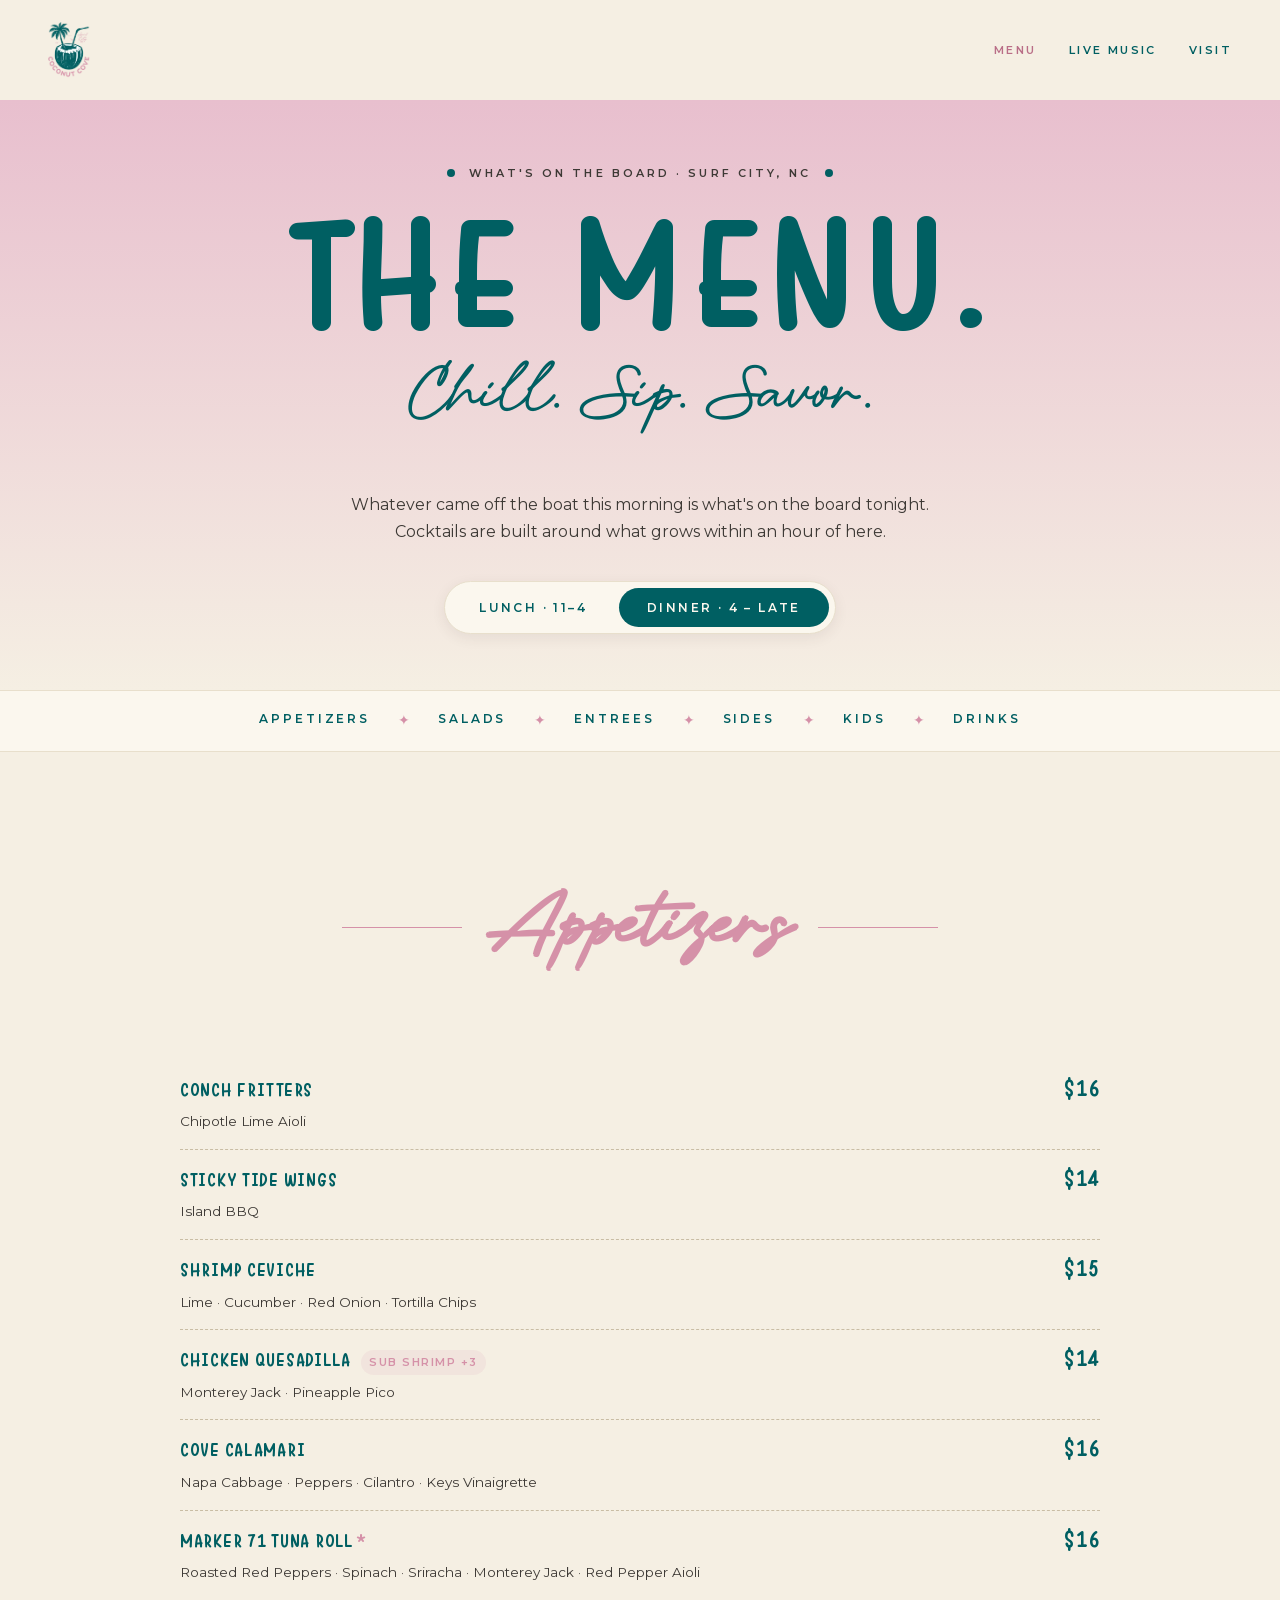
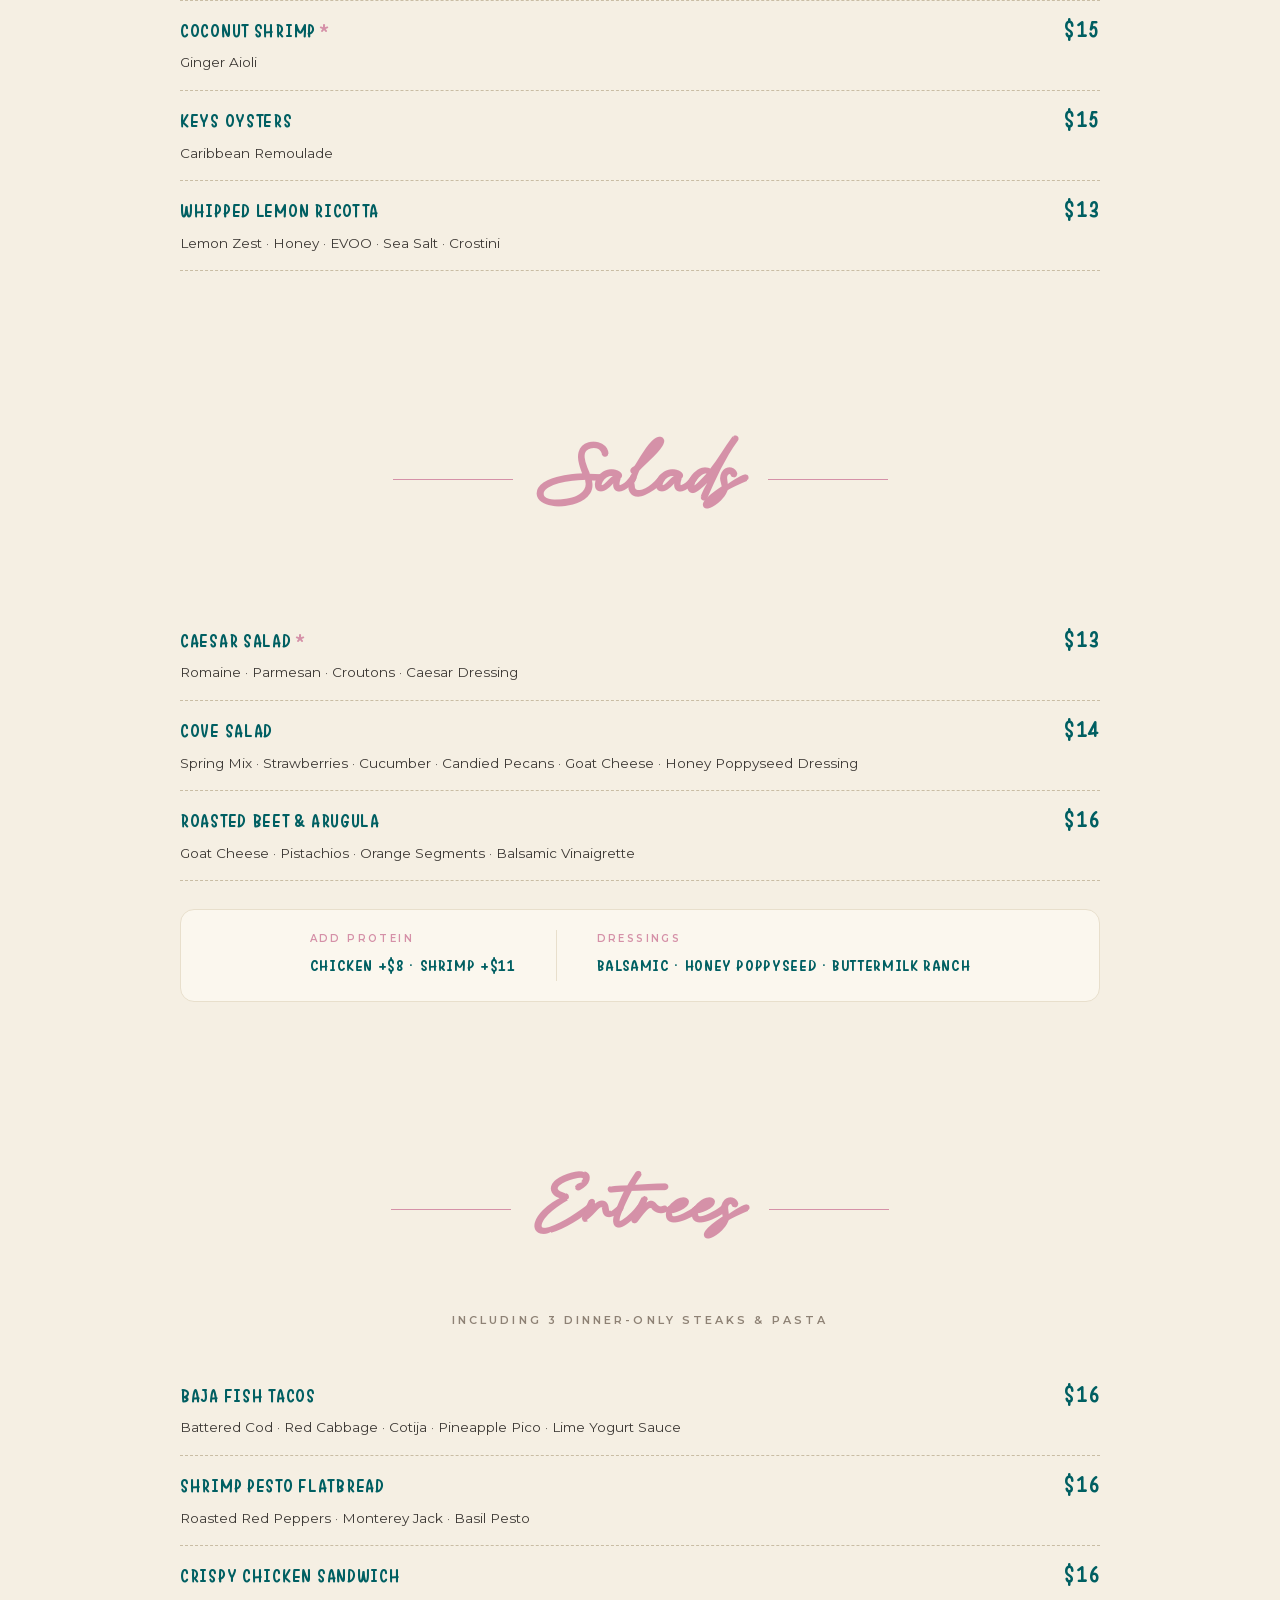
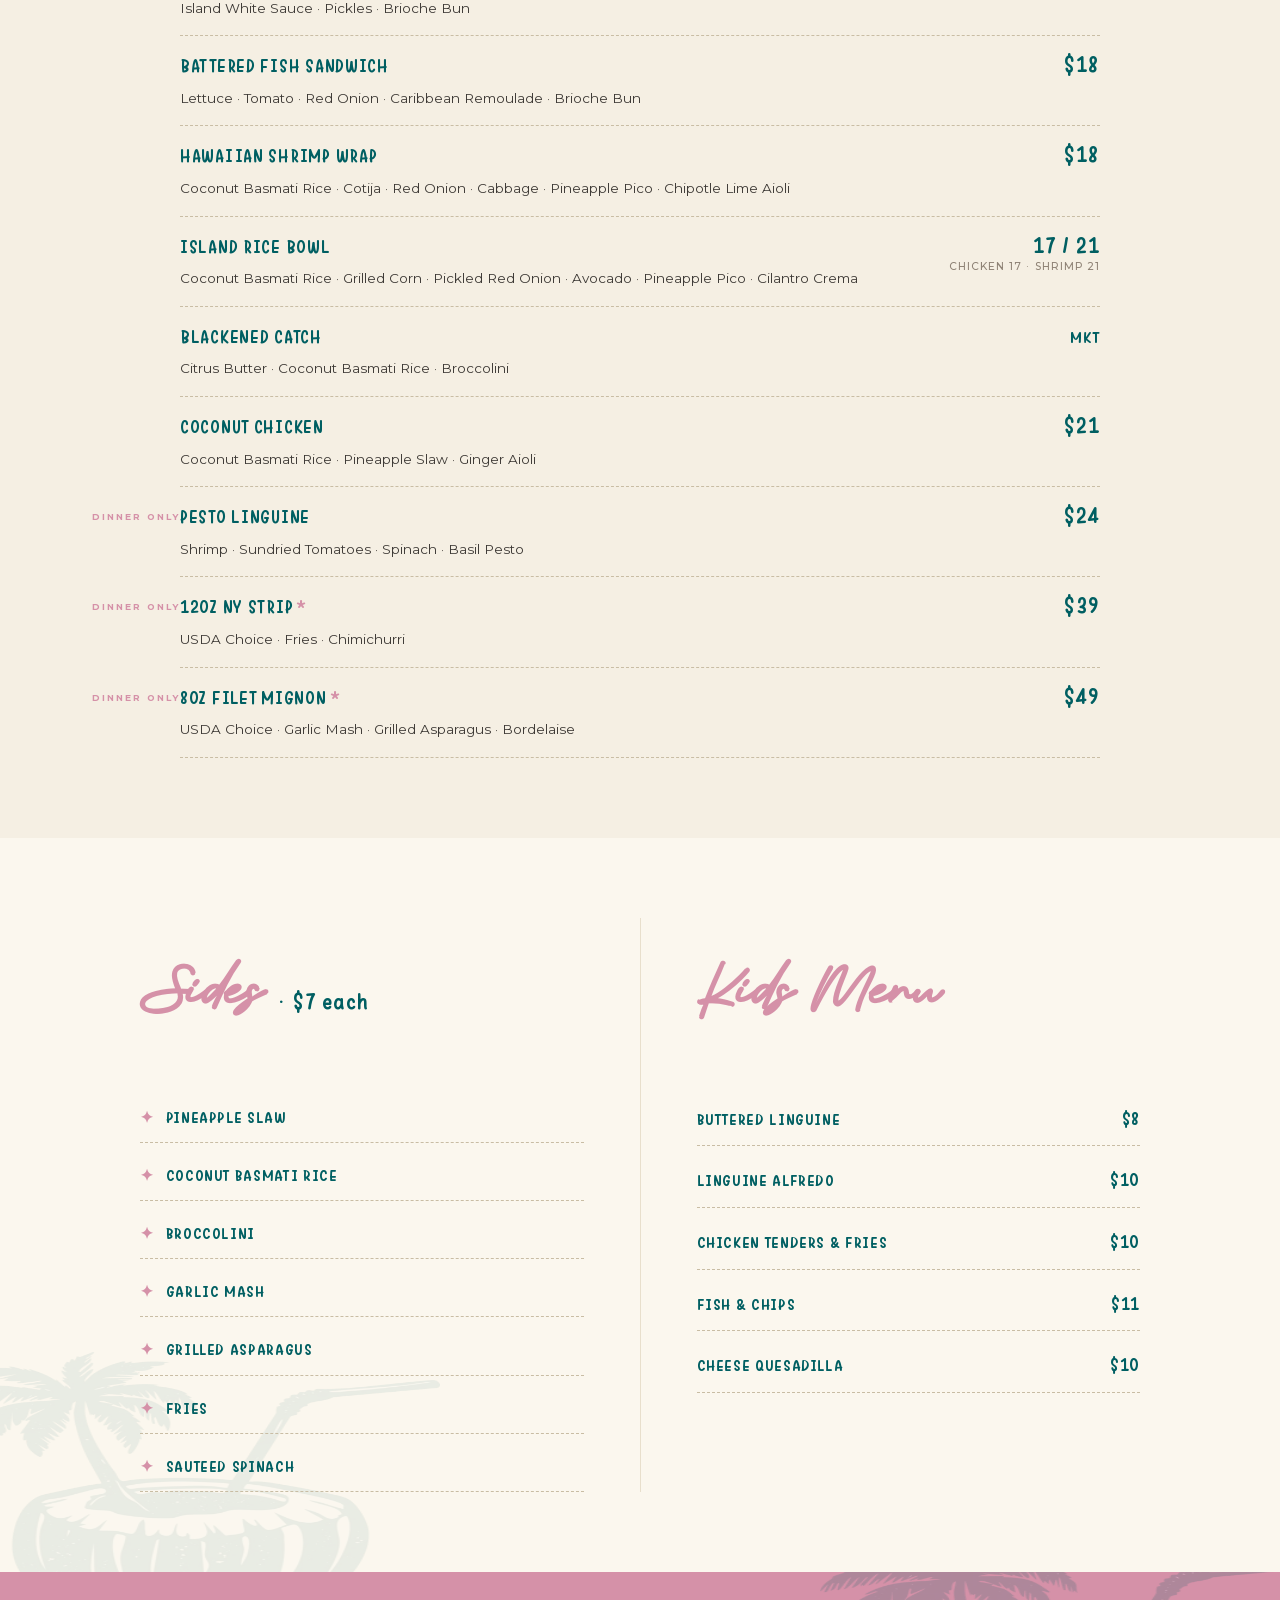
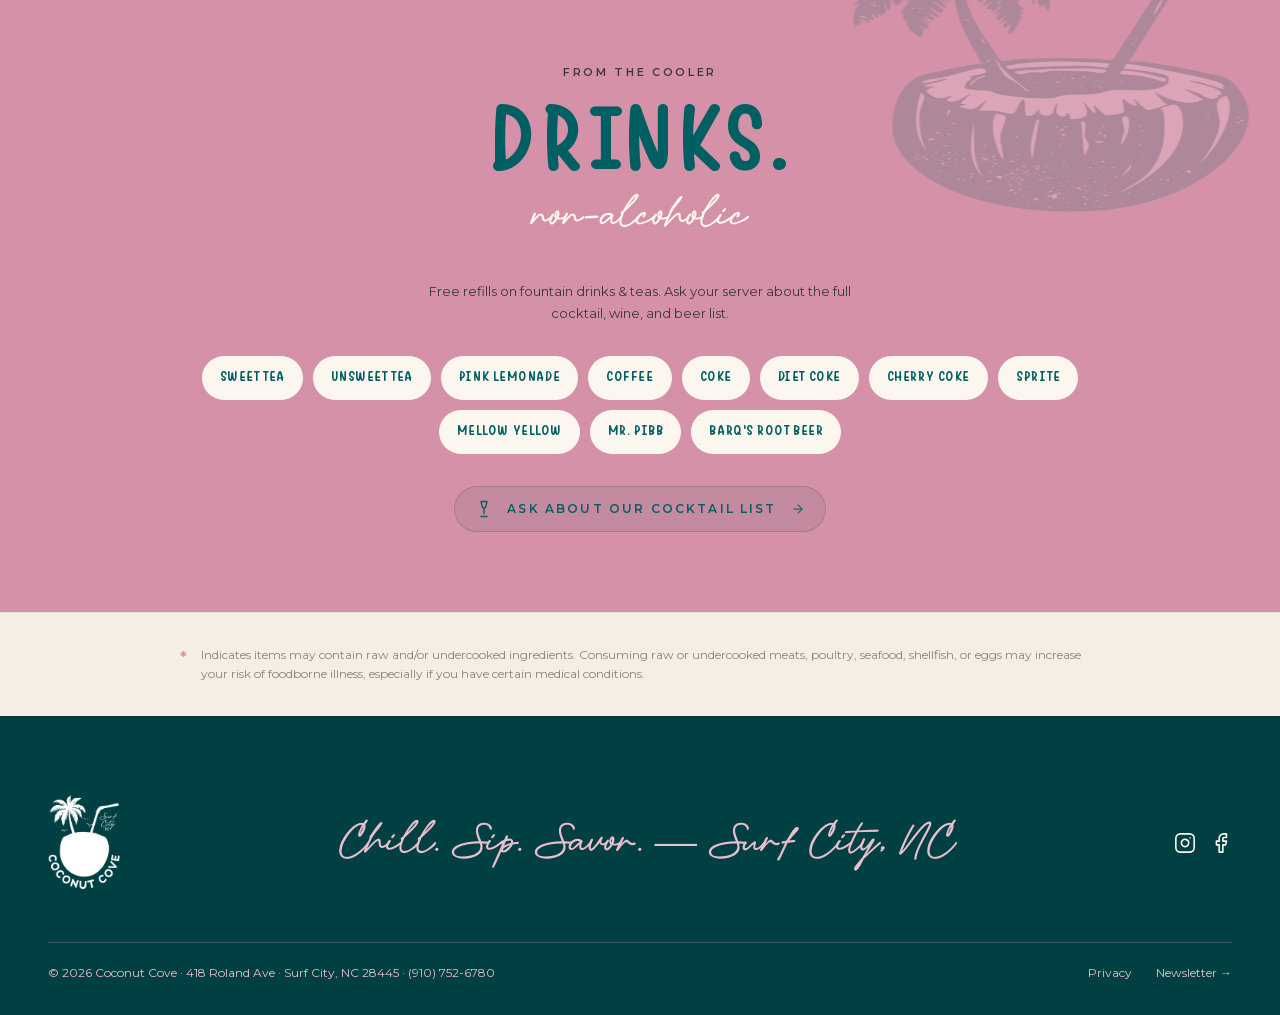
<file: menu.html>
<!doctype html>
<html lang="en">
<head>
<meta charset="utf-8">
<meta name="viewport" content="width=device-width, initial-scale=1">
<meta name="theme-color" content="#005F62">

<title>Menu | Coconut Cove — Seafood, Cocktails & More in Surf City, NC</title>
<meta name="description" content="The full Coconut Cove menu — fresh local seafood, Caribbean-inspired apps, salads, entrees, steaks, kids menu, and drinks. Lunch served 11–4, dinner from 4pm in Surf City, NC.">
<link rel="canonical" href="https://coconutcovesurfcity.com/menu.html">

<meta property="og:type" content="restaurant.menu">
<meta property="og:site_name" content="Coconut Cove">
<meta property="og:title" content="The Coconut Cove Menu — Surf City, NC">
<meta property="og:description" content="Fresh local seafood, coastal cocktails, lunch & dinner. Bar 11am–10pm daily; kitchen until 9pm.">
<meta property="og:url" content="https://coconutcovesurfcity.com/menu.html">
<meta property="og:image" content="https://coconutcovesurfcity.com/assets/photos/og-coconut-cove.jpg">

<meta name="twitter:card" content="summary_large_image">
<meta name="twitter:title" content="Coconut Cove Menu — Surf City, NC">
<meta name="twitter:description" content="Lunch & dinner, fresh local catch, coastal cocktails. Bar 11am–10pm daily; kitchen until 9pm.">
<meta name="twitter:image" content="https://coconutcovesurfcity.com/assets/photos/og-coconut-cove.jpg">

<link rel="icon" type="image/png" href="assets/images/favicon-192.png">
<link rel="apple-touch-icon" href="assets/images/favicon-192.png">

<link rel="preload" href="assets/fonts/WarungKopi-Bold.otf" as="font" type="font/otf" crossorigin>
<link rel="preload" href="assets/fonts/SundayApril.otf" as="font" type="font/otf" crossorigin>
<link rel="preload" href="assets/fonts/montserrat-var.woff2" as="font" type="font/woff2" crossorigin>

<link rel="stylesheet" href="assets/css/styles.css">

<script type="application/ld+json">
{
  "@context": "https://schema.org",
  "@type": "Menu",
  "name": "Coconut Cove Menu",
  "description": "Lunch and dinner menu featuring fresh local seafood, Caribbean-inspired starters, salads, steaks, kids menu, and drinks.",
  "inLanguage": "en-US",
  "hasMenuSection": [
    {
      "@type": "MenuSection",
      "name": "Appetizers",
      "hasMenuItem": [
        { "@type": "MenuItem", "name": "Conch Fritters",      "description": "Chipotle Lime Aioli", "offers": { "@type": "Offer", "price": "16.00", "priceCurrency": "USD" } },
        { "@type": "MenuItem", "name": "Sticky Tide Wings",   "description": "Island BBQ", "offers": { "@type": "Offer", "price": "14.00", "priceCurrency": "USD" } },
        { "@type": "MenuItem", "name": "Shrimp Ceviche",      "description": "Lime · Cucumber · Red Onion · Tortilla Chips", "offers": { "@type": "Offer", "price": "15.00", "priceCurrency": "USD" } },
        { "@type": "MenuItem", "name": "Chicken Quesadilla",  "description": "Monterey Jack · Pineapple Pico", "offers": { "@type": "Offer", "price": "14.00", "priceCurrency": "USD" } },
        { "@type": "MenuItem", "name": "Cove Calamari",       "description": "Napa Cabbage · Peppers · Cilantro · Keys Vinaigrette", "offers": { "@type": "Offer", "price": "16.00", "priceCurrency": "USD" } },
        { "@type": "MenuItem", "name": "Marker 71 Tuna Roll", "description": "Roasted Red Peppers · Spinach · Sriracha · Monterey Jack · Red Pepper Aioli", "offers": { "@type": "Offer", "price": "16.00", "priceCurrency": "USD" } },
        { "@type": "MenuItem", "name": "Coconut Shrimp",      "description": "Ginger Aioli", "offers": { "@type": "Offer", "price": "15.00", "priceCurrency": "USD" } },
        { "@type": "MenuItem", "name": "Keys Oysters",        "description": "Caribbean Remoulade", "offers": { "@type": "Offer", "price": "15.00", "priceCurrency": "USD" } },
        { "@type": "MenuItem", "name": "Whipped Lemon Ricotta","description": "Lemon Zest · Honey · EVOO · Sea Salt · Crostini", "offers": { "@type": "Offer", "price": "13.00", "priceCurrency": "USD" } }
      ]
    },
    {
      "@type": "MenuSection",
      "name": "Entrees",
      "hasMenuItem": [
        { "@type": "MenuItem", "name": "Baja Fish Tacos",         "description": "Battered Cod · Red Cabbage · Cotija · Pineapple Pico · Lime Yogurt Sauce", "offers": { "@type": "Offer", "price": "16.00", "priceCurrency": "USD" } },
        { "@type": "MenuItem", "name": "Shrimp Pesto Flatbread",  "description": "Roasted Red Peppers · Monterey Jack · Basil Pesto", "offers": { "@type": "Offer", "price": "16.00", "priceCurrency": "USD" } },
        { "@type": "MenuItem", "name": "Crispy Chicken Sandwich", "description": "Island White Sauce · Pickles · Brioche Bun", "offers": { "@type": "Offer", "price": "16.00", "priceCurrency": "USD" } },
        { "@type": "MenuItem", "name": "Battered Fish Sandwich",  "description": "Lettuce · Tomato · Red Onion · Caribbean Remoulade · Brioche Bun", "offers": { "@type": "Offer", "price": "18.00", "priceCurrency": "USD" } },
        { "@type": "MenuItem", "name": "Hawaiian Shrimp Wrap",    "description": "Coconut Basmati Rice · Cotija · Red Onion · Cabbage · Pineapple Pico · Chipotle Lime Aioli", "offers": { "@type": "Offer", "price": "18.00", "priceCurrency": "USD" } },
        { "@type": "MenuItem", "name": "Coconut Chicken",         "description": "Coconut Basmati Rice · Pineapple Slaw · Ginger Aioli", "offers": { "@type": "Offer", "price": "21.00", "priceCurrency": "USD" } },
        { "@type": "MenuItem", "name": "12oz NY Strip",           "description": "USDA Choice · Fries · Chimichurri (dinner only)", "offers": { "@type": "Offer", "price": "39.00", "priceCurrency": "USD" } },
        { "@type": "MenuItem", "name": "8oz Filet Mignon",        "description": "USDA Choice · Garlic Mash · Grilled Asparagus · Bordelaise (dinner only)", "offers": { "@type": "Offer", "price": "49.00", "priceCurrency": "USD" } }
      ]
    }
  ]
}
</script>
</head>
<body data-mode="dinner">

<a href="#main" class="cc-skip-link">Skip to content</a>

<header class="cc-header" role="banner">
  <a href="index.html" class="cc-header__logo" aria-label="Coconut Cove — Home">
    <img src="assets/images/logo-surf-city.webp" alt="Coconut Cove logo" width="118" height="56">
  </a>
  <button class="cc-nav-toggle" type="button" aria-expanded="false" aria-controls="primary-nav" aria-label="Toggle menu">
    <span class="cc-nav-toggle__icon" aria-hidden="true"></span>
  </button>
  <nav id="primary-nav" class="cc-nav" aria-label="Primary">
    <a href="menu.html" aria-current="page">Menu</a>
    <a href="live-music.html">Live Music</a>
    <a href="visit.html">Visit</a>
  </nav>
</header>

<main id="main">

  <section class="menu-hero">
    <div class="cc-eyebrow-dots menu-hero__eyebrow">
      <span>What's on the board · Surf City, NC</span>
    </div>
    <h1 class="cc-heading menu-hero__heading cc-size-168">The Menu.</h1>
    <p class="cc-script menu-hero__script cc-size-64">Chill. Sip. Savor.</p>
    <p class="menu-hero__intro">
      Whatever came off the boat this morning is what's on the board tonight.
      Cocktails are built around what grows within an hour of here.
    </p>

    <div class="menu-toggle" role="tablist" aria-label="Lunch or dinner menu">
      <button class="menu-toggle__btn" type="button" role="tab" aria-pressed="false" data-mode="lunch">Lunch · 11–4</button>
      <button class="menu-toggle__btn" type="button" role="tab" aria-pressed="true"  data-mode="dinner">Dinner · 4 – late</button>
    </div>
  </section>

  <nav class="anchor-nav" aria-label="Menu sections">
    <a href="#appetizers">Appetizers</a>
    <span class="anchor-nav__sep">✦</span>
    <a href="#salads">Salads</a>
    <span class="anchor-nav__sep">✦</span>
    <a href="#entrees">Entrees</a>
    <span class="anchor-nav__sep">✦</span>
    <a href="#sides">Sides</a>
    <span class="anchor-nav__sep">✦</span>
    <a href="#kids">Kids</a>
    <span class="anchor-nav__sep">✦</span>
    <a href="#drinks">Drinks</a>
  </nav>

  <!-- Appetizers -->
  <section id="appetizers" class="menu-section menu-section--first">
    <div class="menu-section__inner">
      <header class="section-header">
        <div class="section-header__line"><h2 class="section-header__title">Appetizers</h2></div>
      </header>
      <div>
        <div class="menu-row">
          <div>
            <div><span class="menu-row__name">Conch Fritters</span></div>
            <div class="menu-row__desc">Chipotle Lime Aioli</div>
          </div>
          <div class="menu-row__price">$16</div>
        </div>
        <div class="menu-row">
          <div>
            <div><span class="menu-row__name">Sticky Tide Wings</span></div>
            <div class="menu-row__desc">Island BBQ</div>
          </div>
          <div class="menu-row__price">$14</div>
        </div>
        <div class="menu-row">
          <div>
            <div><span class="menu-row__name">Shrimp Ceviche</span></div>
            <div class="menu-row__desc">Lime · Cucumber · Red Onion · Tortilla Chips</div>
          </div>
          <div class="menu-row__price">$15</div>
        </div>
        <div class="menu-row">
          <div>
            <div><span class="menu-row__name">Chicken Quesadilla</span><span class="menu-row__addon">Sub Shrimp +3</span></div>
            <div class="menu-row__desc">Monterey Jack · Pineapple Pico</div>
          </div>
          <div class="menu-row__price">$14</div>
        </div>
        <div class="menu-row">
          <div>
            <div><span class="menu-row__name">Cove Calamari</span></div>
            <div class="menu-row__desc">Napa Cabbage · Peppers · Cilantro · Keys Vinaigrette</div>
          </div>
          <div class="menu-row__price">$16</div>
        </div>
        <div class="menu-row">
          <div>
            <div><span class="menu-row__name">Marker 71 Tuna Roll<span class="menu-row__star">*</span></span></div>
            <div class="menu-row__desc">Roasted Red Peppers · Spinach · Sriracha · Monterey Jack · Red Pepper Aioli</div>
          </div>
          <div class="menu-row__price">$16</div>
        </div>
        <div class="menu-row">
          <div>
            <div><span class="menu-row__name">Coconut Shrimp<span class="menu-row__star">*</span></span></div>
            <div class="menu-row__desc">Ginger Aioli</div>
          </div>
          <div class="menu-row__price">$15</div>
        </div>
        <div class="menu-row">
          <div>
            <div><span class="menu-row__name">Keys Oysters</span></div>
            <div class="menu-row__desc">Caribbean Remoulade</div>
          </div>
          <div class="menu-row__price">$15</div>
        </div>
        <div class="menu-row">
          <div>
            <div><span class="menu-row__name">Whipped Lemon Ricotta</span></div>
            <div class="menu-row__desc">Lemon Zest · Honey · EVOO · Sea Salt · Crostini</div>
          </div>
          <div class="menu-row__price">$13</div>
        </div>
      </div>
    </div>
  </section>

  <!-- Salads -->
  <section id="salads" class="menu-section">
    <div class="menu-section__inner">
      <header class="section-header">
        <div class="section-header__line"><h2 class="section-header__title">Salads</h2></div>
      </header>
      <div>
        <div class="menu-row">
          <div>
            <div><span class="menu-row__name">Caesar Salad<span class="menu-row__star">*</span></span></div>
            <div class="menu-row__desc">Romaine · Parmesan · Croutons · Caesar Dressing</div>
          </div>
          <div class="menu-row__price">$13</div>
        </div>
        <div class="menu-row">
          <div>
            <div><span class="menu-row__name">Cove Salad</span></div>
            <div class="menu-row__desc">Spring Mix · Strawberries · Cucumber · Candied Pecans · Goat Cheese · Honey Poppyseed Dressing</div>
          </div>
          <div class="menu-row__price">$14</div>
        </div>
        <div class="menu-row">
          <div>
            <div><span class="menu-row__name">Roasted Beet &amp; Arugula</span></div>
            <div class="menu-row__desc">Goat Cheese · Pistachios · Orange Segments · Balsamic Vinaigrette</div>
          </div>
          <div class="menu-row__price">$16</div>
        </div>
      </div>

      <div class="salad-addons">
        <div>
          <div class="salad-addons__label">Add protein</div>
          <div class="salad-addons__value">Chicken +$8 · Shrimp +$11</div>
        </div>
        <div class="salad-addons__sep" aria-hidden="true"></div>
        <div>
          <div class="salad-addons__label">Dressings</div>
          <div class="salad-addons__value">Balsamic · Honey Poppyseed · Buttermilk Ranch</div>
        </div>
      </div>
    </div>
  </section>

  <!-- Entrees -->
  <section id="entrees" class="menu-section menu-section--last">
    <div class="menu-section__inner">
      <header class="section-header">
        <div class="section-header__line"><h2 class="section-header__title">Entrees</h2></div>
        <p class="section-header__sub" data-entrees-sub>Including 3 dinner-only steaks &amp; pasta</p>
      </header>
      <div>
        <div class="menu-row">
          <div>
            <div><span class="menu-row__name">Baja Fish Tacos</span></div>
            <div class="menu-row__desc">Battered Cod · Red Cabbage · Cotija · Pineapple Pico · Lime Yogurt Sauce</div>
          </div>
          <div class="menu-row__price">$16</div>
        </div>
        <div class="menu-row">
          <div>
            <div><span class="menu-row__name">Shrimp Pesto Flatbread</span></div>
            <div class="menu-row__desc">Roasted Red Peppers · Monterey Jack · Basil Pesto</div>
          </div>
          <div class="menu-row__price">$16</div>
        </div>
        <div class="menu-row">
          <div>
            <div><span class="menu-row__name">Crispy Chicken Sandwich</span></div>
            <div class="menu-row__desc">Island White Sauce · Pickles · Brioche Bun</div>
          </div>
          <div class="menu-row__price">$16</div>
        </div>
        <div class="menu-row">
          <div>
            <div><span class="menu-row__name">Battered Fish Sandwich</span></div>
            <div class="menu-row__desc">Lettuce · Tomato · Red Onion · Caribbean Remoulade · Brioche Bun</div>
          </div>
          <div class="menu-row__price">$18</div>
        </div>
        <div class="menu-row">
          <div>
            <div><span class="menu-row__name">Hawaiian Shrimp Wrap</span></div>
            <div class="menu-row__desc">Coconut Basmati Rice · Cotija · Red Onion · Cabbage · Pineapple Pico · Chipotle Lime Aioli</div>
          </div>
          <div class="menu-row__price">$18</div>
        </div>
        <div class="menu-row">
          <div>
            <div><span class="menu-row__name">Island Rice Bowl</span></div>
            <div class="menu-row__desc">Coconut Basmati Rice · Grilled Corn · Pickled Red Onion · Avocado · Pineapple Pico · Cilantro Crema</div>
          </div>
          <div class="menu-row__price">
            17 / 21
            <div class="menu-row__price-note">Chicken 17 · Shrimp 21</div>
          </div>
        </div>
        <div class="menu-row">
          <div>
            <div><span class="menu-row__name">Blackened Catch</span></div>
            <div class="menu-row__desc">Citrus Butter · Coconut Basmati Rice · Broccolini</div>
          </div>
          <div class="menu-row__price" style="font-size: 17px;">MKT</div>
        </div>
        <div class="menu-row">
          <div>
            <div><span class="menu-row__name">Coconut Chicken</span></div>
            <div class="menu-row__desc">Coconut Basmati Rice · Pineapple Slaw · Ginger Aioli</div>
          </div>
          <div class="menu-row__price">$21</div>
        </div>

        <!-- Dinner-only -->
        <div class="menu-row" data-dinner-only="true">
          <span class="menu-row__dinner-tag">Dinner only</span>
          <div>
            <div><span class="menu-row__name">Pesto Linguine</span></div>
            <div class="menu-row__desc">Shrimp · Sundried Tomatoes · Spinach · Basil Pesto</div>
          </div>
          <div class="menu-row__price">$24</div>
        </div>
        <div class="menu-row" data-dinner-only="true">
          <span class="menu-row__dinner-tag">Dinner only</span>
          <div>
            <div><span class="menu-row__name">12oz NY Strip<span class="menu-row__star">*</span></span></div>
            <div class="menu-row__desc">USDA Choice · Fries · Chimichurri</div>
          </div>
          <div class="menu-row__price">$39</div>
        </div>
        <div class="menu-row" data-dinner-only="true">
          <span class="menu-row__dinner-tag">Dinner only</span>
          <div>
            <div><span class="menu-row__name">8oz Filet Mignon<span class="menu-row__star">*</span></span></div>
            <div class="menu-row__desc">USDA Choice · Garlic Mash · Grilled Asparagus · Bordelaise</div>
          </div>
          <div class="menu-row__price">$49</div>
        </div>
      </div>
    </div>
  </section>

  <!-- Sides & Kids -->
  <section class="sides-kids">
    <img src="assets/images/coconut-drink-teal.webp" alt="" class="sides-kids__bg-drink" aria-hidden="true" loading="lazy" width="500" height="596">
    <div class="sides-kids__inner">
      <div id="sides">
        <div class="sides-kids__title-row">
          <h2 class="sides-kids__title">Sides</h2>
          <span class="sides-kids__title-note">· $7 each</span>
        </div>
        <ul class="sides-list">
          <li>Pineapple Slaw</li>
          <li>Coconut Basmati Rice</li>
          <li>Broccolini</li>
          <li>Garlic Mash</li>
          <li>Grilled Asparagus</li>
          <li>Fries</li>
          <li>Sauteed Spinach</li>
        </ul>
      </div>

      <div class="sides-kids__sep" aria-hidden="true"></div>

      <div id="kids">
        <div class="sides-kids__title-row">
          <h2 class="sides-kids__title">Kids Menu</h2>
        </div>
        <ul class="kids-list">
          <li><span class="kids__name">Buttered Linguine</span><span class="kids__price">$8</span></li>
          <li><span class="kids__name">Linguine Alfredo</span><span class="kids__price">$10</span></li>
          <li><span class="kids__name">Chicken Tenders &amp; Fries</span><span class="kids__price">$10</span></li>
          <li><span class="kids__name">Fish &amp; Chips</span><span class="kids__price">$11</span></li>
          <li><span class="kids__name">Cheese Quesadilla</span><span class="kids__price">$10</span></li>
        </ul>
      </div>
    </div>
  </section>

  <!-- Drinks -->
  <section id="drinks" class="drinks">
    <img src="assets/images/coconut-drink-teal.webp" alt="" class="drinks__bg-drink" aria-hidden="true" loading="lazy" width="500" height="596">
    <div class="drinks__inner">
      <p class="cc-eyebrow drinks__eyebrow">From the cooler</p>
      <h2 class="cc-heading drinks__heading cc-size-88">Drinks.</h2>
      <p class="cc-script drinks__sub cc-size-42">non-alcoholic</p>
      <p class="drinks__text">Free refills on fountain drinks &amp; teas. Ask your server about the full cocktail, wine, and beer list.</p>
      <div class="drinks__chips">
        <span>Sweet Tea</span><span>Unsweet Tea</span><span>Pink Lemonade</span>
        <span>Coffee</span><span>Coke</span><span>Diet Coke</span><span>Cherry Coke</span>
        <span>Sprite</span><span>Mellow Yellow</span><span>Mr. Pibb</span><span>Barq's Root Beer</span>
      </div>
      <div class="drinks__cocktail-hint">
        <svg width="18" height="18" viewBox="0 0 24 24" fill="none" stroke="currentColor" stroke-width="1.75" stroke-linecap="round" stroke-linejoin="round" aria-hidden="true"><path d="M8 2h8l-2 8a4 4 0 0 1-4 0z"/><path d="M12 10v8"/><path d="M8 22h8"/></svg>
        Ask about our cocktail list
        <svg width="14" height="14" viewBox="0 0 24 24" fill="none" stroke="currentColor" stroke-width="1.75" stroke-linecap="round" stroke-linejoin="round" aria-hidden="true"><line x1="5" y1="12" x2="19" y2="12"/><polyline points="12 5 19 12 12 19"/></svg>
      </div>
    </div>
  </section>

  <!-- Allergen disclaimer -->
  <section class="disclaimer">
    <div class="disclaimer__inner">
      <span class="disclaimer__star" aria-hidden="true">*</span>
      <p style="margin: 0;">Indicates items may contain raw and/or undercooked ingredients. Consuming raw or undercooked meats, poultry, seafood, shellfish, or eggs may increase your risk of foodborne illness, especially if you have certain medical conditions.</p>
    </div>
  </section>
</main>

<footer class="cc-footer" role="contentinfo">
  <div class="cc-footer__top">
    <img src="assets/images/logo-surf-city.webp" alt="" class="cc-footer__logo" width="160" height="96" loading="lazy">
    <p class="cc-footer__tag">Chill. Sip. Savor. — Surf City, NC</p>
    <div class="cc-footer__social">
      <a href="https://www.instagram.com/coconutcovesurfcity" aria-label="Coconut Cove on Instagram" rel="noopener" target="_blank">
        <svg width="22" height="22" viewBox="0 0 24 24" fill="none" stroke="currentColor" stroke-width="1.75" stroke-linecap="round" stroke-linejoin="round" aria-hidden="true"><rect x="2" y="2" width="20" height="20" rx="5"/><path d="M16 11.37A4 4 0 1 1 12.63 8 4 4 0 0 1 16 11.37z"/><line x1="17.5" y1="6.5" x2="17.51" y2="6.5"/></svg>
      </a>
      <a href="https://www.facebook.com/coconutcovesurfcity" aria-label="Coconut Cove on Facebook" rel="noopener" target="_blank">
        <svg width="22" height="22" viewBox="0 0 24 24" fill="none" stroke="currentColor" stroke-width="1.75" stroke-linecap="round" stroke-linejoin="round" aria-hidden="true"><path d="M18 2h-3a5 5 0 0 0-5 5v3H7v4h3v8h4v-8h3l1-4h-4V7a1 1 0 0 1 1-1h3z"/></svg>
      </a>
    </div>
  </div>
  <div class="cc-footer__bottom">
    <div>© 2026 Coconut Cove · 418 Roland Ave · Surf City, NC 28445 · <a href="tel:+19107526780">(910) 752-6780</a></div>
    <div class="cc-footer__links">
      <a href="#">Privacy</a>
      <a href="#">Newsletter →</a>
    </div>
  </div>
</footer>
</div>

<script src="assets/js/site.js" defer></script>
<script src="assets/js/menu.js" defer></script>
</body>
</html>
</file>
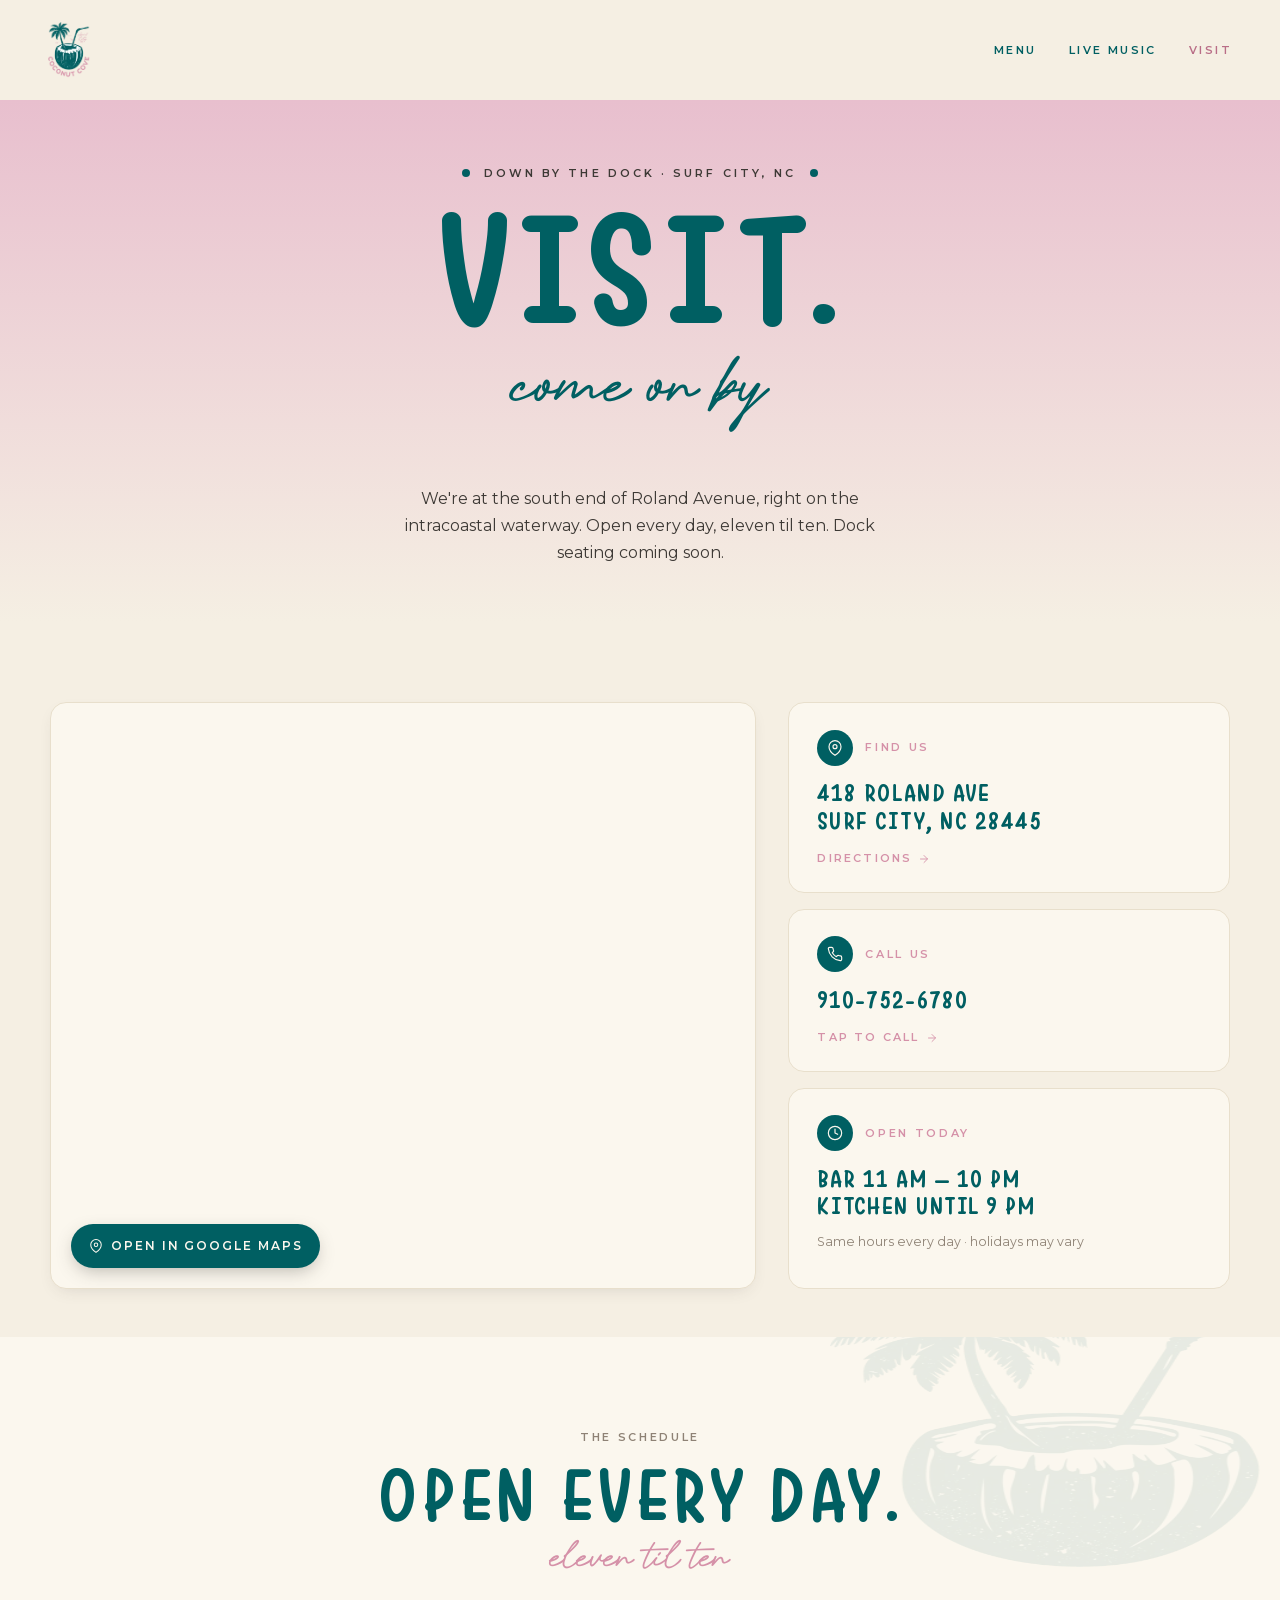
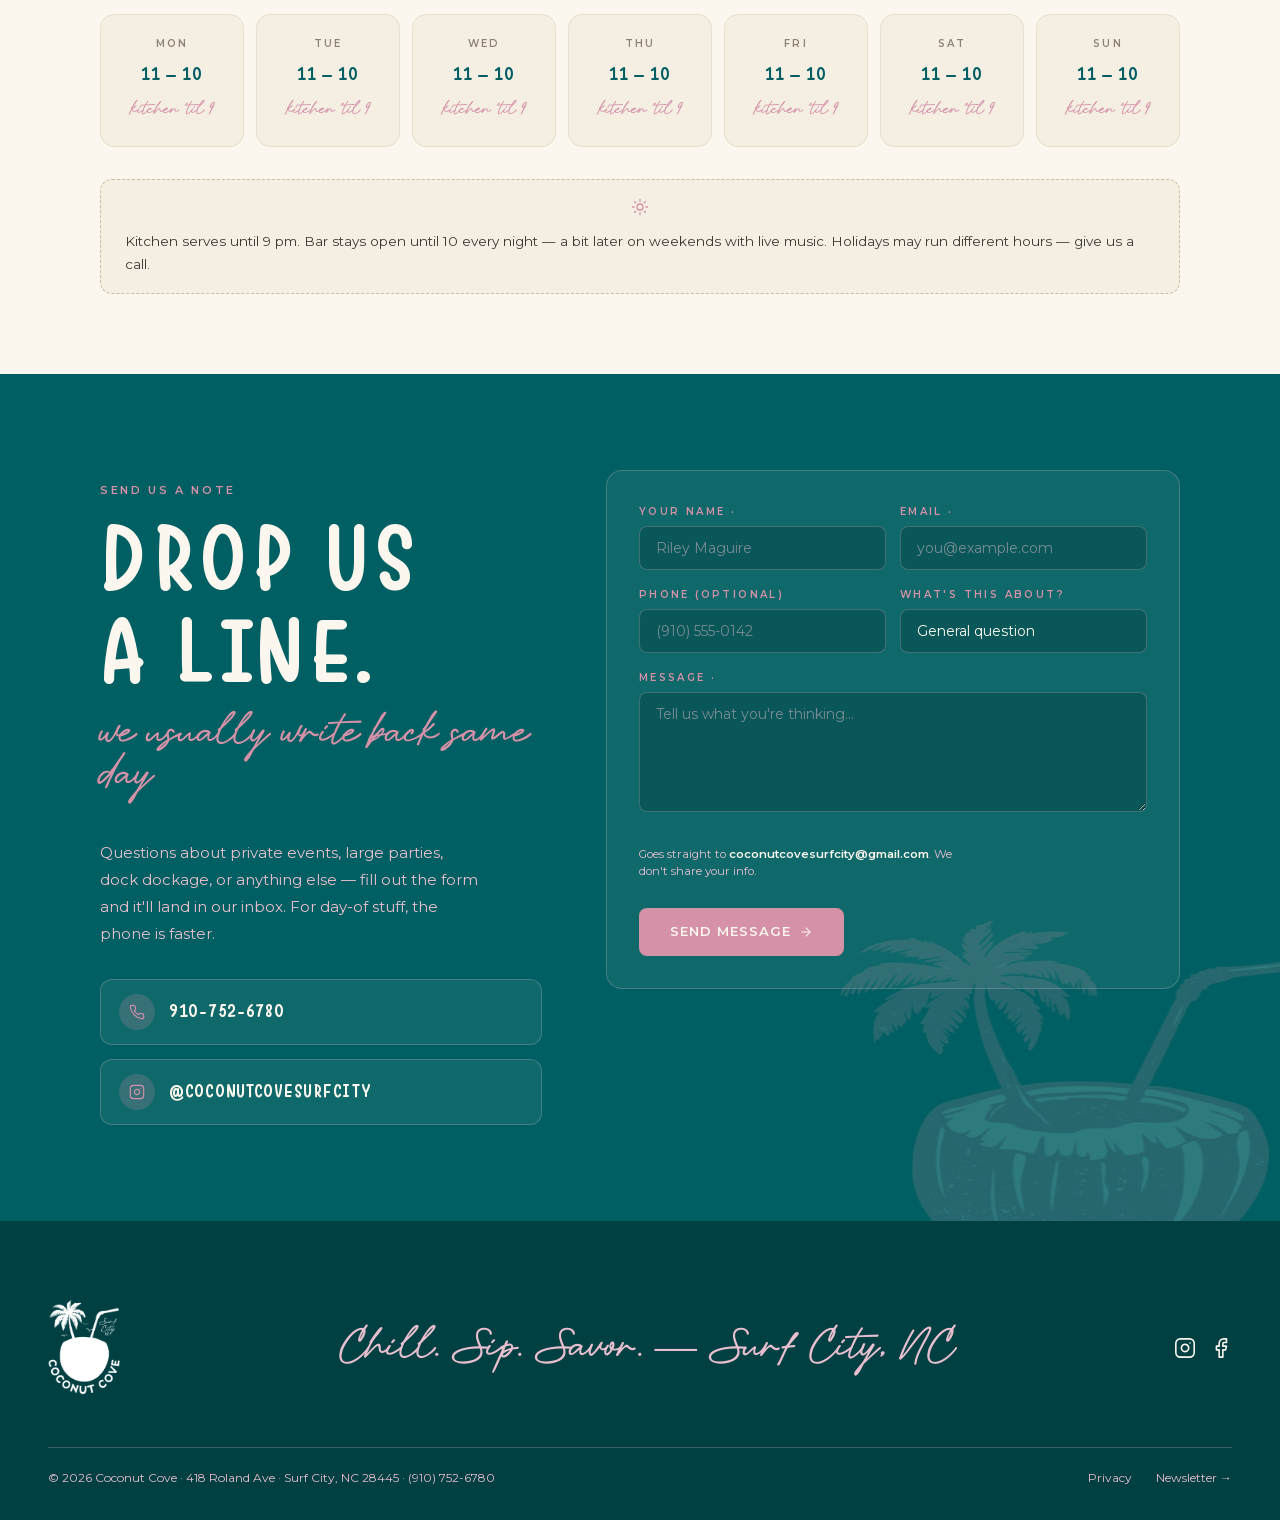
<file: visit.html>
<!doctype html>
<html lang="en">
<head>
<meta charset="utf-8">
<meta name="viewport" content="width=device-width, initial-scale=1">
<meta name="theme-color" content="#005F62">

<title>Visit | Coconut Cove — 418 Roland Ave, Surf City, NC 28445</title>
<meta name="description" content="Find Coconut Cove in Surf City, NC. Address, phone, hours, directions, and a contact form. Right on the intracoastal waterway at 418 Roland Ave. Bar 11am–10pm; kitchen until 9pm.">
<link rel="canonical" href="https://coconutcovesurfcity.com/visit.html">

<meta property="og:type" content="restaurant">
<meta property="og:site_name" content="Coconut Cove">
<meta property="og:title" content="Visit Coconut Cove — 418 Roland Ave, Surf City, NC">
<meta property="og:description" content="Bar 11am–10pm daily, kitchen until 9pm. Map, hours, phone, and contact form for Coconut Cove on the intracoastal waterway in Surf City, NC.">
<meta property="og:url" content="https://coconutcovesurfcity.com/visit.html">
<meta property="og:image" content="https://coconutcovesurfcity.com/assets/photos/og-coconut-cove.jpg">

<meta name="twitter:card" content="summary_large_image">
<meta name="twitter:title" content="Visit Coconut Cove — Surf City, NC">
<meta name="twitter:description" content="418 Roland Ave, Surf City NC 28445 · (910) 752-6780 · Open 11–10 daily.">
<meta name="twitter:image" content="https://coconutcovesurfcity.com/assets/photos/og-coconut-cove.jpg">

<link rel="icon" type="image/png" href="assets/images/favicon-192.png">
<link rel="apple-touch-icon" href="assets/images/favicon-192.png">

<link rel="preload" href="assets/fonts/WarungKopi-Bold.otf" as="font" type="font/otf" crossorigin>
<link rel="preload" href="assets/fonts/SundayApril.otf" as="font" type="font/otf" crossorigin>
<link rel="preload" href="assets/fonts/montserrat-var.woff2" as="font" type="font/woff2" crossorigin>

<link rel="stylesheet" href="assets/css/styles.css">

<script type="application/ld+json">
{
  "@context": "https://schema.org",
  "@type": "Restaurant",
  "@id": "https://coconutcovesurfcity.com/#restaurant",
  "name": "Coconut Cove",
  "url": "https://coconutcovesurfcity.com/",
  "telephone": "+1-910-752-6780",
  "email": "coconutcovesurfcity@gmail.com",
  "priceRange": "$$",
  "servesCuisine": ["Seafood", "Coastal American", "Cocktails"],
  "address": {
    "@type": "PostalAddress",
    "streetAddress": "418 Roland Ave",
    "addressLocality": "Surf City",
    "addressRegion": "NC",
    "postalCode": "28445",
    "addressCountry": "US"
  },
  "geo": {
    "@type": "GeoCoordinates",
    "latitude": 34.4282,
    "longitude": -77.5430
  },
  "openingHoursSpecification": [{
    "@type": "OpeningHoursSpecification",
    "dayOfWeek": ["Monday","Tuesday","Wednesday","Thursday","Friday","Saturday","Sunday"],
    "opens": "11:00",
    "closes": "22:00"
  }],
  "hasMap": "https://www.google.com/maps?q=418+Roland+Ave%2C+Surf+City%2C+NC+28445"
}
</script>
</head>
<body>

<a href="#main" class="cc-skip-link">Skip to content</a>

<header class="cc-header" role="banner">
  <a href="index.html" class="cc-header__logo" aria-label="Coconut Cove — Home">
    <img src="assets/images/logo-surf-city.webp" alt="Coconut Cove logo" width="118" height="56">
  </a>
  <button class="cc-nav-toggle" type="button" aria-expanded="false" aria-controls="primary-nav" aria-label="Toggle menu">
    <span class="cc-nav-toggle__icon" aria-hidden="true"></span>
  </button>
  <nav id="primary-nav" class="cc-nav" aria-label="Primary">
    <a href="menu.html">Menu</a>
    <a href="live-music.html">Live Music</a>
    <a href="visit.html" aria-current="page">Visit</a>
  </nav>
</header>

<main id="main">

  <section class="visit-hero">
    <div class="cc-eyebrow-dots" style="margin-bottom: 20px;">
      <span>Down by the dock · Surf City, NC</span>
    </div>
    <h1 class="cc-heading visit-hero__heading cc-size-168">Visit.</h1>
    <p class="cc-script visit-hero__script cc-size-64">come on by</p>
    <p class="visit-hero__intro">
      We're at the south end of Roland Avenue, right on the intracoastal
      waterway. Open every day, eleven til ten. Dock seating coming soon.
    </p>
  </section>

  <section class="map-block" aria-labelledby="map-h">
    <h2 id="map-h" class="cc-sr-only">Location & contact info</h2>
    <div class="map-block__inner">
      <div class="map-block__map">
        <iframe
          title="Coconut Cove on Google Maps"
          src="https://www.google.com/maps?q=418%20Roland%20Ave%2C%20Surf%20City%2C%20NC%2028445&output=embed"
          loading="lazy"
          referrerpolicy="no-referrer-when-downgrade"></iframe>
        <a href="https://www.google.com/maps?q=418+Roland+Ave%2C+Surf+City%2C+NC+28445" target="_blank" rel="noopener" class="map-block__open">
          <svg width="14" height="14" viewBox="0 0 24 24" fill="none" stroke="currentColor" stroke-width="1.75" stroke-linecap="round" stroke-linejoin="round" aria-hidden="true"><path d="M21 10c0 7-9 13-9 13s-9-6-9-13a9 9 0 0 1 18 0z"/><circle cx="12" cy="10" r="3"/></svg>
          Open in Google Maps
        </a>
      </div>

      <div class="map-block__side">
        <div class="fact-card">
          <div class="fact-card__head">
            <div class="fact-card__icon" aria-hidden="true">
              <svg width="16" height="16" viewBox="0 0 24 24" fill="none" stroke="currentColor" stroke-width="1.75" stroke-linecap="round" stroke-linejoin="round"><path d="M21 10c0 7-9 13-9 13s-9-6-9-13a9 9 0 0 1 18 0z"/><circle cx="12" cy="10" r="3"/></svg>
            </div>
            <p class="cc-eyebrow fact-card__eyebrow">Find us</p>
          </div>
          <address class="fact-card__big" style="font-style: normal;">418 Roland Ave<br>Surf City, NC 28445</address>
          <a class="fact-card__cta" href="https://www.google.com/maps?q=418+Roland+Ave%2C+Surf+City%2C+NC+28445" target="_blank" rel="noopener">
            Directions
            <svg width="12" height="12" viewBox="0 0 24 24" fill="none" stroke="currentColor" stroke-width="1.75" stroke-linecap="round" stroke-linejoin="round" aria-hidden="true"><line x1="5" y1="12" x2="19" y2="12"/><polyline points="12 5 19 12 12 19"/></svg>
          </a>
        </div>

        <div class="fact-card">
          <div class="fact-card__head">
            <div class="fact-card__icon" aria-hidden="true">
              <svg width="16" height="16" viewBox="0 0 24 24" fill="none" stroke="currentColor" stroke-width="1.75" stroke-linecap="round" stroke-linejoin="round"><path d="M22 16.92V20a2 2 0 0 1-2.18 2A19.86 19.86 0 0 1 2 4.18 2 2 0 0 1 4 2h3.09a2 2 0 0 1 2 1.72 12.84 12.84 0 0 0 .7 2.81 2 2 0 0 1-.45 2.11L8 10a16 16 0 0 0 6 6l1.36-1.36a2 2 0 0 1 2.11-.45 12.84 12.84 0 0 0 2.81.7A2 2 0 0 1 22 16.92z"/></svg>
            </div>
            <p class="cc-eyebrow fact-card__eyebrow">Call us</p>
          </div>
          <div class="fact-card__big">910-752-6780</div>
          <a class="fact-card__cta" href="tel:+19107526780">
            Tap to call
            <svg width="12" height="12" viewBox="0 0 24 24" fill="none" stroke="currentColor" stroke-width="1.75" stroke-linecap="round" stroke-linejoin="round" aria-hidden="true"><line x1="5" y1="12" x2="19" y2="12"/><polyline points="12 5 19 12 12 19"/></svg>
          </a>
        </div>

        <div class="fact-card">
          <div class="fact-card__head">
            <div class="fact-card__icon" aria-hidden="true">
              <svg width="16" height="16" viewBox="0 0 24 24" fill="none" stroke="currentColor" stroke-width="1.75" stroke-linecap="round" stroke-linejoin="round"><circle cx="12" cy="12" r="10"/><polyline points="12 6 12 12 16 14"/></svg>
            </div>
            <p class="cc-eyebrow fact-card__eyebrow">Open today</p>
          </div>
          <div class="fact-card__big">Bar 11 am – 10 pm<br>Kitchen until 9 pm</div>
          <p class="fact-card__sub">Same hours every day · holidays may vary</p>
        </div>
      </div>
    </div>
  </section>

  <section class="hours" aria-labelledby="hours-h">
    <img src="assets/images/coconut-drink-teal.webp" alt="" class="hours__bg-drink" aria-hidden="true" loading="lazy" width="500" height="596">
    <div class="hours__inner">
      <div class="hours__head">
        <p class="cc-eyebrow">The schedule</p>
        <h2 id="hours-h" class="cc-heading hours__heading cc-size-72">Open every day.</h2>
        <p class="cc-script cc-size-36" style="margin-top: 8px;">eleven til ten</p>
      </div>
      <div class="hours__grid">
        <div class="hours__day"><div class="hours__day-name">Mon</div><div class="hours__day-times">11 – 10</div><div class="hours__day-status">kitchen 'til 9</div></div>
        <div class="hours__day"><div class="hours__day-name">Tue</div><div class="hours__day-times">11 – 10</div><div class="hours__day-status">kitchen 'til 9</div></div>
        <div class="hours__day"><div class="hours__day-name">Wed</div><div class="hours__day-times">11 – 10</div><div class="hours__day-status">kitchen 'til 9</div></div>
        <div class="hours__day"><div class="hours__day-name">Thu</div><div class="hours__day-times">11 – 10</div><div class="hours__day-status">kitchen 'til 9</div></div>
        <div class="hours__day"><div class="hours__day-name">Fri</div><div class="hours__day-times">11 – 10</div><div class="hours__day-status">kitchen 'til 9</div></div>
        <div class="hours__day"><div class="hours__day-name">Sat</div><div class="hours__day-times">11 – 10</div><div class="hours__day-status">kitchen 'til 9</div></div>
        <div class="hours__day"><div class="hours__day-name">Sun</div><div class="hours__day-times">11 – 10</div><div class="hours__day-status">kitchen 'til 9</div></div>
      </div>
      <div class="hours__note">
        <svg width="18" height="18" viewBox="0 0 24 24" fill="none" stroke="#D591A8" stroke-width="1.75" stroke-linecap="round" stroke-linejoin="round" aria-hidden="true"><circle cx="12" cy="12" r="4"/><path d="M12 2v2M12 20v2M4.93 4.93l1.41 1.41M17.66 17.66l1.41 1.41M2 12h2M20 12h2M4.93 19.07l1.41-1.41M17.66 6.34l1.41-1.41"/></svg>
        <span>Kitchen serves until 9 pm. Bar stays open until 10 every night — a bit later on weekends with live music. Holidays may run different hours — give us a call.</span>
      </div>
    </div>
  </section>

  <section id="contact" class="contact" aria-labelledby="contact-h">
    <img src="assets/images/coconut-drink-pink.webp" alt="" class="contact__bg-drink" aria-hidden="true" loading="lazy" width="500" height="595">
    <div class="contact__inner">
      <div class="contact__copy">
        <p class="cc-eyebrow" style="color: var(--cc-pink);">Send us a note</p>
        <h2 id="contact-h" class="cc-heading contact__heading cc-size-88">Drop us<br>a line.</h2>
        <p class="cc-script contact__script">we usually write back same day</p>
        <p class="contact__text">
          Questions about private events, large parties, dock dockage, or anything else —
          fill out the form and it'll land in our inbox. For day-of stuff, the phone is faster.
        </p>
        <div class="contact__quick">
          <a class="contact__quick-row" href="tel:+19107526780">
            <span class="contact__quick-icon" aria-hidden="true">
              <svg width="16" height="16" viewBox="0 0 24 24" fill="none" stroke="currentColor" stroke-width="1.75" stroke-linecap="round" stroke-linejoin="round"><path d="M22 16.92V20a2 2 0 0 1-2.18 2A19.86 19.86 0 0 1 2 4.18 2 2 0 0 1 4 2h3.09a2 2 0 0 1 2 1.72 12.84 12.84 0 0 0 .7 2.81 2 2 0 0 1-.45 2.11L8 10a16 16 0 0 0 6 6l1.36-1.36a2 2 0 0 1 2.11-.45 12.84 12.84 0 0 0 2.81.7A2 2 0 0 1 22 16.92z"/></svg>
            </span>
            <span class="contact__quick-label">910-752-6780</span>
          </a>
          <a class="contact__quick-row" href="https://www.instagram.com/coconutcovesurfcity" target="_blank" rel="noopener">
            <span class="contact__quick-icon" aria-hidden="true">
              <svg width="16" height="16" viewBox="0 0 24 24" fill="none" stroke="currentColor" stroke-width="1.75" stroke-linecap="round" stroke-linejoin="round"><rect x="2" y="2" width="20" height="20" rx="5"/><path d="M16 11.37A4 4 0 1 1 12.63 8 4 4 0 0 1 16 11.37z"/><line x1="17.5" y1="6.5" x2="17.51" y2="6.5"/></svg>
            </span>
            <span class="contact__quick-label">@coconutcovesurfcity</span>
          </a>
        </div>
      </div>

      <form class="contact-form" id="contact-form"
            action="https://api.web3forms.com/submit" method="POST">
        <!-- Web3Forms config — see README -->
        <input type="hidden" name="access_key" value="74f853da-bea8-44dc-b361-935f8f56c8bd">
        <input type="hidden" name="from_name" value="Coconut Cove Website">
        <input type="hidden" name="subject" value="New Coconut Cove contact form submission">
        <!-- Honeypot: real users never see/fill this; bots usually do -->
        <input type="checkbox" name="botcheck" class="cc-sr-only" tabindex="-1" autocomplete="off">

        <div class="contact-form__row">
          <label>
            <span>Your name ·</span>
            <input type="text" name="name" required placeholder="Riley Maguire" autocomplete="name">
          </label>
          <label>
            <span>Email ·</span>
            <input type="email" name="email" required placeholder="you@example.com" autocomplete="email">
          </label>
        </div>
        <div class="contact-form__row">
          <label>
            <span>Phone (optional)</span>
            <input type="tel" name="phone" placeholder="(910) 555-0142" autocomplete="tel">
          </label>
          <label>
            <span>What's this about?</span>
            <select name="topic">
              <option>General question</option>
              <option>Private event</option>
              <option>Large party</option>
              <option>Press / media</option>
              <option>Other</option>
            </select>
          </label>
        </div>
        <label>
          <span>Message ·</span>
          <textarea name="message" required rows="5" placeholder="Tell us what you're thinking…"></textarea>
        </label>
        <div class="contact-form__foot">
          <p class="contact-form__note">Goes straight to <strong>coconutcovesurfcity@gmail.com</strong>. We don't share your info.</p>
          <button type="submit" class="cc-btn cc-btn--pink cc-btn--lg" data-submit>
            <span data-submit-label>Send message</span>
            <svg width="14" height="14" viewBox="0 0 24 24" fill="none" stroke="currentColor" stroke-width="1.75" stroke-linecap="round" stroke-linejoin="round" aria-hidden="true"><line x1="5" y1="12" x2="19" y2="12"/><polyline points="12 5 19 12 12 19"/></svg>
          </button>
        </div>
      </form>
    </div>
  </section>
</main>

<footer class="cc-footer" role="contentinfo">
  <div class="cc-footer__top">
    <img src="assets/images/logo-surf-city.webp" alt="" class="cc-footer__logo" width="160" height="96" loading="lazy">
    <p class="cc-footer__tag">Chill. Sip. Savor. — Surf City, NC</p>
    <div class="cc-footer__social">
      <a href="https://www.instagram.com/coconutcovesurfcity" aria-label="Coconut Cove on Instagram" rel="noopener" target="_blank">
        <svg width="22" height="22" viewBox="0 0 24 24" fill="none" stroke="currentColor" stroke-width="1.75" stroke-linecap="round" stroke-linejoin="round" aria-hidden="true"><rect x="2" y="2" width="20" height="20" rx="5"/><path d="M16 11.37A4 4 0 1 1 12.63 8 4 4 0 0 1 16 11.37z"/><line x1="17.5" y1="6.5" x2="17.51" y2="6.5"/></svg>
      </a>
      <a href="https://www.facebook.com/coconutcovesurfcity" aria-label="Coconut Cove on Facebook" rel="noopener" target="_blank">
        <svg width="22" height="22" viewBox="0 0 24 24" fill="none" stroke="currentColor" stroke-width="1.75" stroke-linecap="round" stroke-linejoin="round" aria-hidden="true"><path d="M18 2h-3a5 5 0 0 0-5 5v3H7v4h3v8h4v-8h3l1-4h-4V7a1 1 0 0 1 1-1h3z"/></svg>
      </a>
    </div>
  </div>
  <div class="cc-footer__bottom">
    <div>© 2026 Coconut Cove · 418 Roland Ave · Surf City, NC 28445 · <a href="tel:+19107526780">(910) 752-6780</a></div>
    <div class="cc-footer__links">
      <a href="#">Privacy</a>
      <a href="#">Newsletter →</a>
    </div>
  </div>
</footer>
</div>

<script src="assets/js/site.js" defer></script>
<script src="assets/js/visit.js" defer></script>
</body>
</html>
</file>
